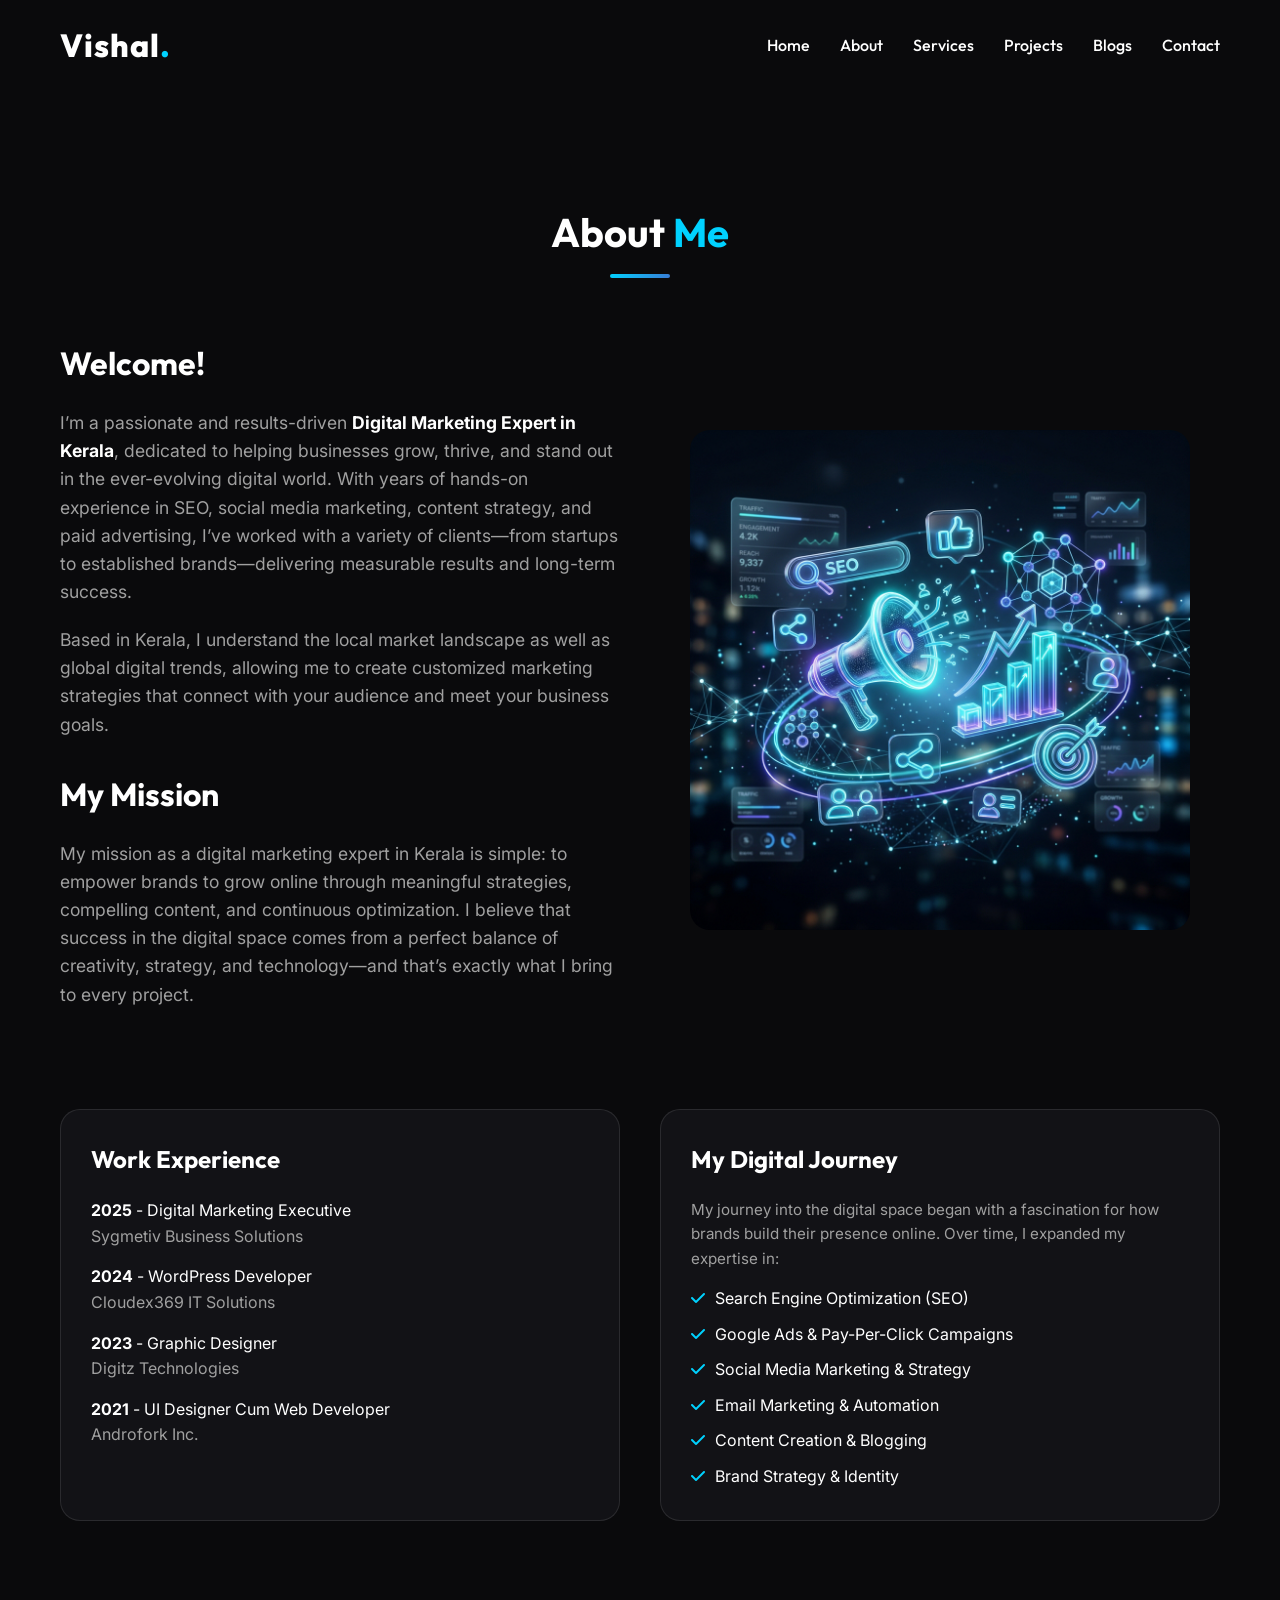
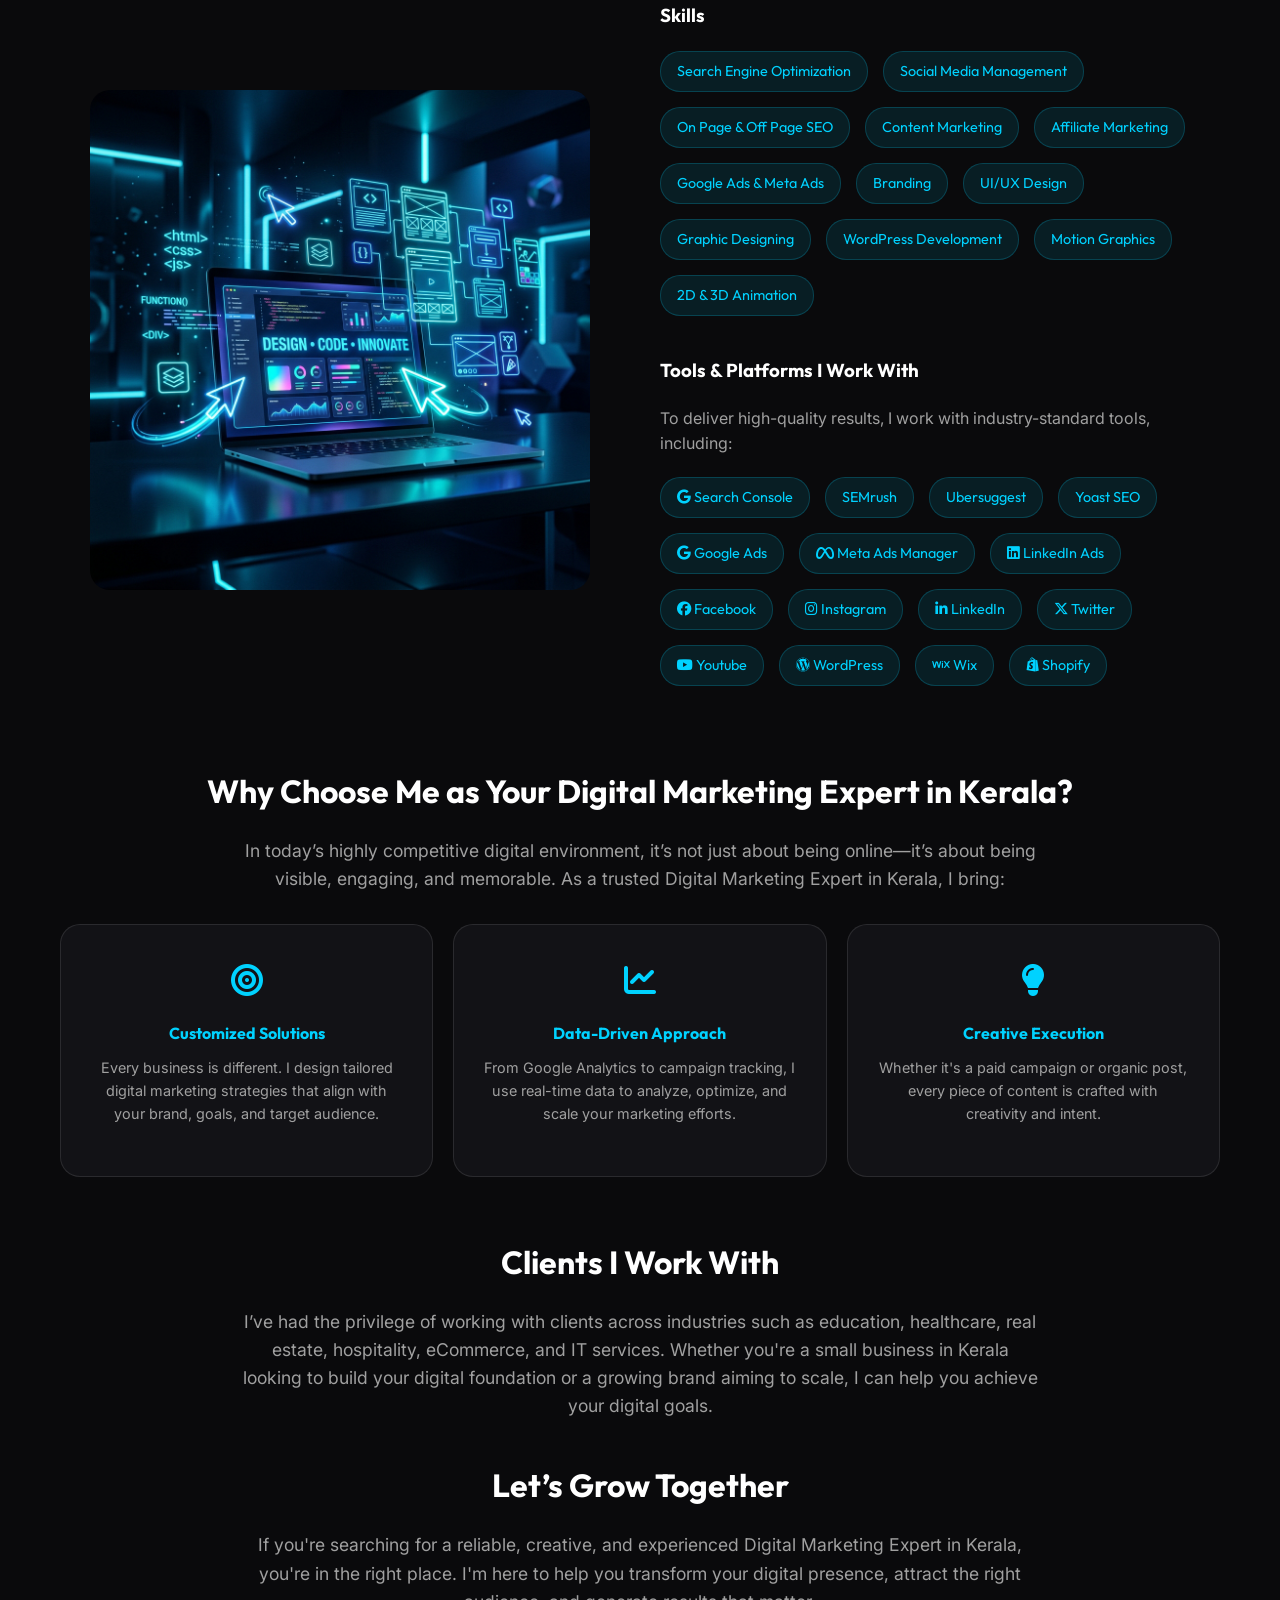
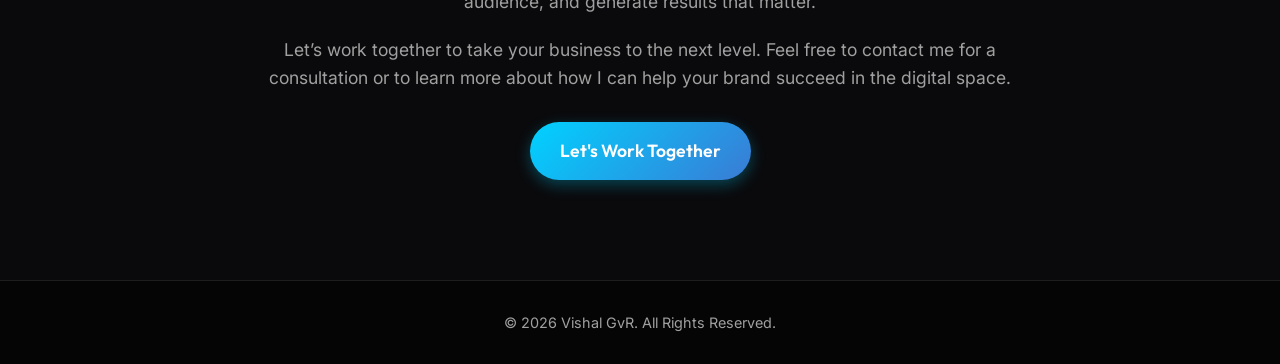
<file: about.html>
<!DOCTYPE html>
<html lang="en">

<head>
    <meta charset="UTF-8">
    <meta name="viewport" content="width=device-width, initial-scale=1.0">
    <title>About Vishal GvR | Digital Marketing Expert in Kerala</title>
    <meta name="description"
        content="Learn more about Vishal GvR, a passionate Digital Marketing Expert in Kerala.">
    <link rel="preconnect" href="https://fonts.googleapis.com">
    <link rel="preconnect" href="https://fonts.gstatic.com" crossorigin>
    <link
        href="https://fonts.googleapis.com/css2?family=Outfit:wght@300;400;500;600;700;800&family=Inter:wght@300;400;500;600&display=swap"
        rel="stylesheet">
    <link rel="stylesheet" href="style.css">
    <!-- Font Awesome for Icons -->
    <link rel="stylesheet" href="https://cdnjs.cloudflare.com/ajax/libs/font-awesome/6.4.0/css/all.min.css">
</head>

<body>
    <!-- Navigation -->
    <nav class="navbar" id="navbar">
        <div class="container nav-container">
            <a href="index.html" class="logo">Vishal<span>.</span></a>
            <ul class="nav-links">
                <li><a href="index.html#home" class="nav-link">Home</a></li>
                <li><a href="about.html" class="nav-link active">About</a></li>
                <li><a href="index.html#services" class="nav-link">Services</a></li>
                <li><a href="projects.html" class="nav-link">Projects</a></li>
                <li><a href="blog.html" class="nav-link">Blogs</a></li>
                <li><a href="contact.html" class="nav-link">Contact</a></li>
            </ul>
            <div class="hamburger">
                <div class="line1"></div>
                <div class="line2"></div>
                <div class="line3"></div>
            </div>
        </div>
    </nav>

    <main style="padding-top: 100px;">
        <section class="about section">
            <div class="container">
                <div class="section-title reveal">
                    <h2>About <span>Me</span></h2>
                    <div class="underline"></div>
                </div>
                
                <div class="about-content" style="display: block;">
                    <!-- About Me & Mission with 3D Image -->
                    <div style="display: grid; grid-template-columns: repeat(auto-fit, minmax(350px, 1fr)); gap: 40px; margin-bottom: 80px; align-items: center;">
                        <div class="about-text reveal fade-right">
                            <h3>Welcome!</h3>
                            <p>I’m a passionate and results-driven <strong>Digital Marketing Expert in Kerala</strong>, dedicated to helping businesses grow, thrive, and stand out in the ever-evolving digital world. With years of hands-on experience in SEO, social media marketing, content strategy, and paid advertising, I’ve worked with a variety of clients—from startups to established brands—delivering measurable results and long-term success.</p>
                            <p>Based in Kerala, I understand the local market landscape as well as global digital trends, allowing me to create customized marketing strategies that connect with your audience and meet your business goals.</p>
                            
                            <h3 style="margin-top: 30px;">My Mission</h3>
                            <p>My mission as a digital marketing expert in Kerala is simple: to empower brands to grow online through meaningful strategies, compelling content, and continuous optimization. I believe that success in the digital space comes from a perfect balance of creativity, strategy, and technology—and that’s exactly what I bring to every project.</p>
                        </div>
                        <div class="reveal fade-left" style="text-align: center;">
                            <img src="assets/digital_marketing_3d.png" alt="Digital Marketing 3D Glow" style="width: 100%; max-width: 500px; border-radius: 20px;">
                        </div>
                    </div>

                    <!-- Experience & Digital Journey Grid -->
                    <div style="display: grid; grid-template-columns: repeat(auto-fit, minmax(300px, 1fr)); gap: 40px; margin-bottom: 80px;">
                        <div class="about-skills reveal fade-left" style="background: var(--bg-alt); padding: 30px; border-radius: 20px;">
                            <h3>Work Experience</h3>
                            <ul class="experience-list" style="list-style: none; padding: 0;">
                                <li style="margin-bottom: 15px;"><strong>2025</strong> - Digital Marketing Executive<br><span style="color: var(--text-secondary);">Sygmetiv Business Solutions</span></li>
                                <li style="margin-bottom: 15px;"><strong>2024</strong> - WordPress Developer<br><span style="color: var(--text-secondary);">Cloudex369 IT Solutions</span></li>
                                <li style="margin-bottom: 15px;"><strong>2023</strong> - Graphic Designer<br><span style="color: var(--text-secondary);">Digitz Technologies</span></li>
                                <li><strong>2021</strong> - UI Designer Cum Web Developer<br><span style="color: var(--text-secondary);">Androfork Inc.</span></li>
                            </ul>
                        </div>
                        
                        <div class="about-skills reveal fade-right" style="background: var(--bg-alt); padding: 30px; border-radius: 20px;">
                            <h3>My Digital Journey</h3>
                            <p style="color: var(--text-secondary); margin-bottom: 15px; font-size: 0.95rem;">My journey into the digital space began with a fascination for how brands build their presence online. Over time, I expanded my expertise in:</p>
                            <ul style="list-style: none; padding: 0;">
                                <li style="margin-bottom: 10px;"><i class="fa-solid fa-check" style="color: var(--accent-color); margin-right: 10px;"></i>Search Engine Optimization (SEO)</li>
                                <li style="margin-bottom: 10px;"><i class="fa-solid fa-check" style="color: var(--accent-color); margin-right: 10px;"></i>Google Ads & Pay-Per-Click Campaigns</li>
                                <li style="margin-bottom: 10px;"><i class="fa-solid fa-check" style="color: var(--accent-color); margin-right: 10px;"></i>Social Media Marketing & Strategy</li>
                                <li style="margin-bottom: 10px;"><i class="fa-solid fa-check" style="color: var(--accent-color); margin-right: 10px;"></i>Email Marketing & Automation</li>
                                <li style="margin-bottom: 10px;"><i class="fa-solid fa-check" style="color: var(--accent-color); margin-right: 10px;"></i>Content Creation & Blogging</li>
                                <li><i class="fa-solid fa-check" style="color: var(--accent-color); margin-right: 10px;"></i>Brand Strategy & Identity</li>
                            </ul>
                        </div>
                    </div>

                    <!-- Skills & Tools with 3D Image -->
                    <div style="display: grid; grid-template-columns: repeat(auto-fit, minmax(350px, 1fr)); gap: 40px; margin-bottom: 80px; align-items: center;">
                        <div class="reveal fade-right" style="text-align: center;">
                            <img src="assets/creative_tools_3d.png" alt="Creative Tools 3D Glow" style="width: 100%; max-width: 500px; border-radius: 20px;">
                        </div>
                        <div class="reveal fade-left">
                            <h3 style="margin-bottom: 20px;">Skills</h3>
                            <div class="skill-tags" style="justify-content: flex-start;">
                                <span class="tag">Search Engine Optimization</span>
                                <span class="tag">Social Media Management</span>
                                <span class="tag">On Page & Off Page SEO</span>
                                <span class="tag">Content Marketing</span>
                                <span class="tag">Affiliate Marketing</span>
                                <span class="tag">Google Ads & Meta Ads</span>
                                <span class="tag">Branding</span>
                                <span class="tag">UI/UX Design</span>
                                <span class="tag">Graphic Designing</span>
                                <span class="tag">WordPress Development</span>
                                <span class="tag">Motion Graphics</span>
                                <span class="tag">2D & 3D Animation</span>
                            </div>
                            
                            <h3 style="margin: 40px 0 20px;">Tools & Platforms I Work With</h3>
                            <p style="color: var(--text-secondary); margin-bottom: 20px;">To deliver high-quality results, I work with industry-standard tools, including:</p>
                            <div class="skill-tags" style="justify-content: flex-start;">
                                <span class="tag"><i class="fa-brands fa-google"></i> Search Console</span>
                                <span class="tag">SEMrush</span>
                                <span class="tag">Ubersuggest</span>
                                <span class="tag">Yoast SEO</span>
                                <span class="tag"><i class="fa-brands fa-google"></i> Google Ads</span>
                                <span class="tag"><i class="fa-brands fa-meta"></i> Meta Ads Manager</span>
                                <span class="tag"><i class="fa-brands fa-linkedin"></i> LinkedIn Ads</span>
                                <span class="tag"><i class="fa-brands fa-facebook"></i> Facebook</span>
                                <span class="tag"><i class="fa-brands fa-instagram"></i> Instagram</span>
                                <span class="tag"><i class="fa-brands fa-linkedin-in"></i> LinkedIn</span>
                                <span class="tag"><i class="fa-brands fa-x-twitter"></i> Twitter</span>
                                <span class="tag"><i class="fa-brands fa-youtube"></i> Youtube</span>
                                <span class="tag"><i class="fa-brands fa-wordpress"></i> WordPress</span>
                                <span class="tag"><i class="fa-brands fa-wix"></i> Wix</span>
                                <span class="tag"><i class="fa-brands fa-shopify"></i> Shopify</span>
                            </div>
                        </div>
                    </div>

                    <!-- Why Choose Me -->
                    <div class="about-text reveal" style="margin-bottom: 60px;">
                        <h3 style="text-align: center;">Why Choose Me as Your Digital Marketing Expert in Kerala?</h3>
                        <p style="text-align: center; max-width: 800px; margin: 0 auto;">In today’s highly competitive digital environment, it’s not just about being online—it’s about being visible, engaging, and memorable. As a trusted Digital Marketing Expert in Kerala, I bring:</p>
                        
                        <div style="display: grid; grid-template-columns: repeat(auto-fit, minmax(250px, 1fr)); gap: 20px; margin-top: 30px;">
                            <div style="background: var(--bg-alt); padding: 30px; border-radius: 20px; border: 1px solid var(--border-color); text-align: center;">
                                <div style="font-size: 2rem; color: var(--accent-color); margin-bottom: 15px;"><i class="fa-solid fa-bullseye"></i></div>
                                <h4 style="color: var(--accent-color); margin-bottom: 10px;">Customized Solutions</h4>
                                <p style="font-size: 0.9rem; color: var(--text-secondary);">Every business is different. I design tailored digital marketing strategies that align with your brand, goals, and target audience.</p>
                            </div>
                            <div style="background: var(--bg-alt); padding: 30px; border-radius: 20px; border: 1px solid var(--border-color); text-align: center;">
                                <div style="font-size: 2rem; color: var(--accent-color); margin-bottom: 15px;"><i class="fa-solid fa-chart-line"></i></div>
                                <h4 style="color: var(--accent-color); margin-bottom: 10px;">Data-Driven Approach</h4>
                                <p style="font-size: 0.9rem; color: var(--text-secondary);">From Google Analytics to campaign tracking, I use real-time data to analyze, optimize, and scale your marketing efforts.</p>
                            </div>
                            <div style="background: var(--bg-alt); padding: 30px; border-radius: 20px; border: 1px solid var(--border-color); text-align: center;">
                                <div style="font-size: 2rem; color: var(--accent-color); margin-bottom: 15px;"><i class="fa-solid fa-lightbulb"></i></div>
                                <h4 style="color: var(--accent-color); margin-bottom: 10px;">Creative Execution</h4>
                                <p style="font-size: 0.9rem; color: var(--text-secondary);">Whether it's a paid campaign or organic post, every piece of content is crafted with creativity and intent.</p>
                            </div>
                        </div>
                    </div>

                    <!-- Clients & Let's Grow Together -->
                    <div class="about-text reveal" style="text-align: center; margin-top: 60px;">
                        <h3 style="margin-bottom: 20px;">Clients I Work With</h3>
                        <p style="max-width: 800px; margin: 0 auto 40px;">I’ve had the privilege of working with clients across industries such as education, healthcare, real estate, hospitality, eCommerce, and IT services. Whether you're a small business in Kerala looking to build your digital foundation or a growing brand aiming to scale, I can help you achieve your digital goals.</p>
                        
                        <h3 style="margin-bottom: 20px;">Let’s Grow Together</h3>
                        <p style="max-width: 800px; margin: 0 auto 20px;">If you're searching for a reliable, creative, and experienced Digital Marketing Expert in Kerala, you're in the right place. I'm here to help you transform your digital presence, attract the right audience, and generate results that matter.</p>
                        <p style="max-width: 800px; margin: 0 auto 30px;">Let’s work together to take your business to the next level. Feel free to contact me for a consultation or to learn more about how I can help your brand succeed in the digital space.</p>
                        <a href="contact.html" class="btn btn-primary" style="padding: 15px 30px; font-size: 1.1rem;">Let's Work Together</a>
                    </div>

                </div>
            </div>
        </section>
    </main>

    <footer>
        <div class="container">
            <p>&copy; 2026 Vishal GvR. All Rights Reserved.</p>
        </div>
    </footer>

    <script src="script.js"></script>
</body>

</html>
</file>
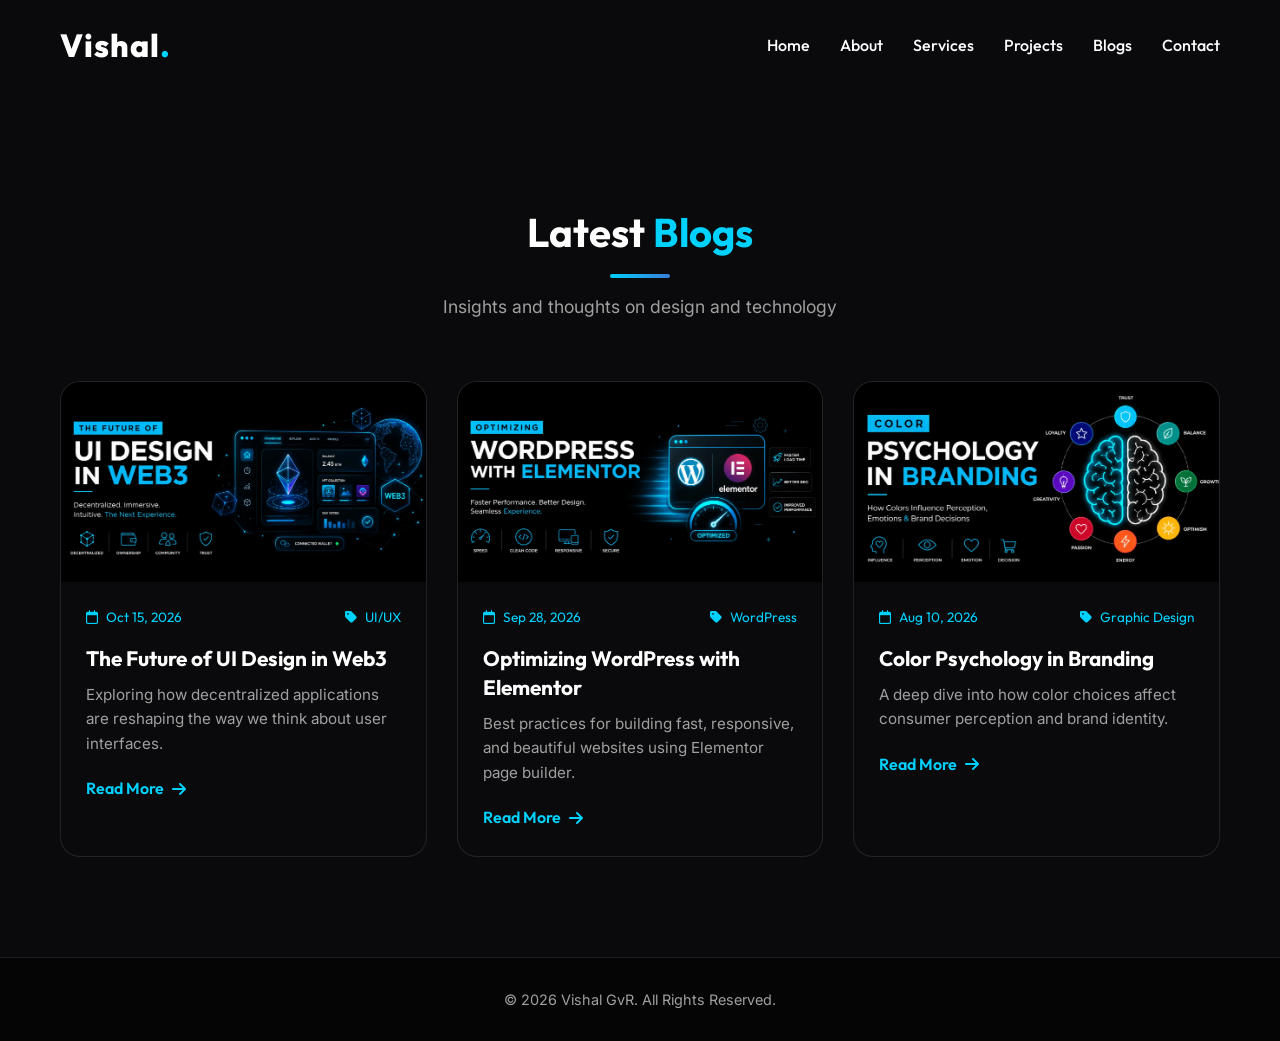
<file: blog.html>
<!DOCTYPE html>
<html lang="en">

<head>
    <meta charset="UTF-8">
    <meta name="viewport" content="width=device-width, initial-scale=1.0">
    <title>Blogs | Vishal GvR</title>
    <meta name="description"
        content="Read the latest blogs from Vishal GvR on UI/UX, Graphic Design, Web Development, and Digital Marketing.">
    <link rel="preconnect" href="https://fonts.googleapis.com">
    <link rel="preconnect" href="https://fonts.gstatic.com" crossorigin>
    <link
        href="https://fonts.googleapis.com/css2?family=Outfit:wght@300;400;500;600;700;800&family=Inter:wght@300;400;500;600&display=swap"
        rel="stylesheet">
    <link rel="stylesheet" href="style.css">
    <!-- Font Awesome for Icons -->
    <link rel="stylesheet" href="https://cdnjs.cloudflare.com/ajax/libs/font-awesome/6.4.0/css/all.min.css">
</head>

<body>
    <!-- Navigation -->
    <nav class="navbar" id="navbar">
        <div class="container nav-container">
            <a href="index.html" class="logo">Vishal<span>.</span></a>
            <ul class="nav-links">
                <li><a href="index.html#home" class="nav-link">Home</a></li>
                <li><a href="about.html" class="nav-link">About</a></li>
                <li><a href="index.html#services" class="nav-link">Services</a></li>
                <li><a href="projects.html" class="nav-link">Projects</a></li>
                <li><a href="blog.html" class="nav-link active">Blogs</a></li>
                <li><a href="contact.html" class="nav-link">Contact</a></li>
            </ul>
            <div class="hamburger">
                <div class="line1"></div>
                <div class="line2"></div>
                <div class="line3"></div>
            </div>
        </div>
    </nav>

    <main style="padding-top: 100px;">
        <!-- Blogs Section -->
        <section id="blogs" class="blogs section">
            <div class="container">
                <div class="section-title reveal">
                    <h2>Latest <span>Blogs</span></h2>
                    <div class="underline"></div>
                    <p class="subtitle">Insights and thoughts on design and technology</p>
                </div>
                <div class="blogs-grid">
                    <!-- Blog 1 -->
                    <div class="blog-card reveal">
                        <div class="blog-img">
                            <img src="assets/web3-blog.webp" alt="The Future of UI Design in Web3" class="blog-featured-img">
                        </div>
                        <div class="blog-info">
                            <div class="blog-meta">
                                <span><i class="fa-regular fa-calendar"></i> Oct 15, 2026</span>
                                <span><i class="fa-solid fa-tag"></i> UI/UX</span>
                            </div>
                            <h3>The Future of UI Design in Web3</h3>
                            <p>Exploring how decentralized applications are reshaping the way we think about user interfaces.</p>
                            <a href="#" class="read-more">Read More <i class="fa-solid fa-arrow-right"></i></a>
                        </div>
                    </div>
                    <!-- Blog 2 -->
                    <div class="blog-card reveal fade-up" style="transition-delay: 0.2s;">
                        <div class="blog-img">
                            <img src="assets/wordpress-blog.webp" alt="Optimizing WordPress with Elementor" class="blog-featured-img">
                        </div>
                        <div class="blog-info">
                            <div class="blog-meta">
                                <span><i class="fa-regular fa-calendar"></i> Sep 28, 2026</span>
                                <span><i class="fa-solid fa-tag"></i> WordPress</span>
                            </div>
                            <h3>Optimizing WordPress with Elementor</h3>
                            <p>Best practices for building fast, responsive, and beautiful websites using Elementor page builder.</p>
                            <a href="#" class="read-more">Read More <i class="fa-solid fa-arrow-right"></i></a>
                        </div>
                    </div>
                    <!-- Blog 3 -->
                    <div class="blog-card reveal fade-up" style="transition-delay: 0.4s;">
                        <div class="blog-img">
                            <img src="assets/color-psychology-blog.webp" alt="Color Psychology in Branding" class="blog-featured-img">
                        </div>
                        <div class="blog-info">
                            <div class="blog-meta">
                                <span><i class="fa-regular fa-calendar"></i> Aug 10, 2026</span>
                                <span><i class="fa-solid fa-tag"></i> Graphic Design</span>
                            </div>
                            <h3>Color Psychology in Branding</h3>
                            <p>A deep dive into how color choices affect consumer perception and brand identity.</p>
                            <a href="#" class="read-more">Read More <i class="fa-solid fa-arrow-right"></i></a>
                        </div>
                    </div>
                </div>
            </div>
        </section>
    </main>

    <footer>
        <div class="container">
            <p>&copy; 2026 Vishal GvR. All Rights Reserved.</p>
        </div>
    </footer>

    <script src="script.js"></script>
</body>

</html>
</file>
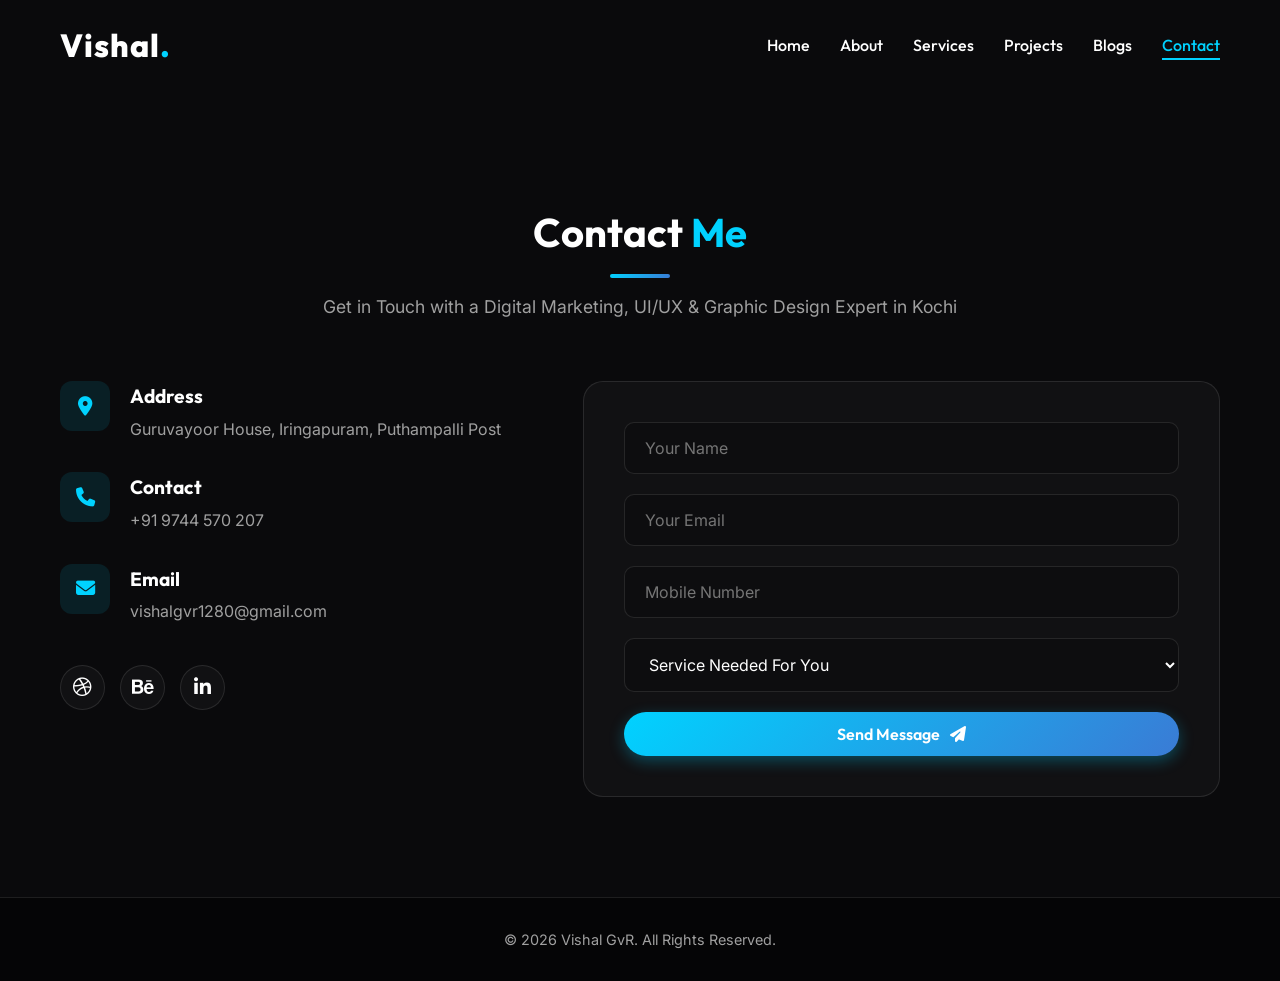
<file: contact.html>
<!DOCTYPE html>
<html lang="en">

<head>
    <meta charset="UTF-8">
    <meta name="viewport" content="width=device-width, initial-scale=1.0">
    <title>Contact Vishal GvR | Digital Marketing Expert in Kochi</title>
    <meta name="description"
        content="Get in touch with Vishal GvR, a Digital Marketing Expert, SEO Expert, Web Developer, and Graphic Designer in Kochi.">
    <link rel="preconnect" href="https://fonts.googleapis.com">
    <link rel="preconnect" href="https://fonts.gstatic.com" crossorigin>
    <link
        href="https://fonts.googleapis.com/css2?family=Outfit:wght@300;400;500;600;700;800&family=Inter:wght@300;400;500;600&display=swap"
        rel="stylesheet">
    <link rel="stylesheet" href="style.css">
    <!-- Font Awesome for Icons -->
    <link rel="stylesheet" href="https://cdnjs.cloudflare.com/ajax/libs/font-awesome/6.4.0/css/all.min.css">
</head>

<body>
    <!-- Navigation -->
    <nav class="navbar" id="navbar">
        <div class="container nav-container">
            <a href="index.html" class="logo">Vishal<span>.</span></a>
            <ul class="nav-links">
                <li><a href="index.html#home" class="nav-link">Home</a></li>
                <li><a href="about.html" class="nav-link">About</a></li>
                <li><a href="index.html#services" class="nav-link">Services</a></li>
                <li><a href="projects.html" class="nav-link">Projects</a></li>
                <li><a href="blog.html" class="nav-link">Blogs</a></li>
                <li><a href="contact.html" class="nav-link active">Contact</a></li>
            </ul>
            <div class="hamburger">
                <div class="line1"></div>
                <div class="line2"></div>
                <div class="line3"></div>
            </div>
        </div>
    </nav>

    <main style="padding-top: 100px;">
        <!-- Contact Section -->
        <section id="contact" class="contact section">
            <div class="container">
                <div class="section-title reveal">
                    <h2>Contact <span>Me</span></h2>
                    <div class="underline"></div>
                    <p class="subtitle">Get in Touch with a Digital Marketing, UI/UX & Graphic Design Expert in Kochi</p>
                </div>
                <div class="contact-content reveal">
                    <div class="contact-info">
                        <div class="info-item">
                            <div class="icon"><i class="fa-solid fa-location-dot"></i></div>
                            <div>
                                <h4>Address</h4>
                                <p>Guruvayoor House, Iringapuram, Puthampalli Post</p>
                            </div>
                        </div>
                        <div class="info-item">
                            <div class="icon"><i class="fa-solid fa-phone"></i></div>
                            <div>
                                <h4>Contact</h4>
                                <p>+91 9744 570 207</p>
                            </div>
                        </div>
                        <div class="info-item">
                            <div class="icon"><i class="fa-solid fa-envelope"></i></div>
                            <div>
                                <h4>Email</h4>
                                <p>vishalgvr1280@gmail.com</p>
                            </div>
                        </div>
                        <div class="social-links">
                            <a href="#"><i class="fa-brands fa-dribbble"></i></a>
                            <a href="#"><i class="fa-brands fa-behance"></i></a>
                            <a href="#"><i class="fa-brands fa-linkedin-in"></i></a>
                        </div>
                    </div>
                    <div class="contact-form-container">
                        <form id="contactForm" class="contact-form">
                            <div class="form-group">
                                <input type="text" id="name" name="entry.430971480" required placeholder="Your Name">
                            </div>
                            <div class="form-group">
                                <input type="email" id="email" name="entry.463923158" required placeholder="Your Email">
                            </div>
                            <div class="form-group">
                                <input type="tel" id="mobile" name="entry.802443627" required placeholder="Mobile Number">
                            </div>
                            <div class="form-group">
                                <select id="service" name="entry.387401197" required>
                                    <option value="" disabled selected>Service Needed For You</option>
                                    <option value="WordPress Development">WordPress Development</option>
                                    <option value="Search Engine Optimization">Search Engine Optimization</option>
                                    <option value="Social Media Marketing">Social Media Marketing</option>
                                    <option value="AI 3D Website">AI 3D Website</option>
                                </select>
                            </div>
                            <button type="submit" class="btn btn-primary submit-btn">Send Message <i class="fa-solid fa-paper-plane"></i></button>
                            <div class="form-status" id="formStatus"></div>
                        </form>
                    </div>
                </div>
            </div>
        </section>
    </main>

    <footer>
        <div class="container">
            <p>&copy; 2026 Vishal GvR. All Rights Reserved.</p>
        </div>
    </footer>

    <script src="script.js"></script>
</body>

</html>
</file>
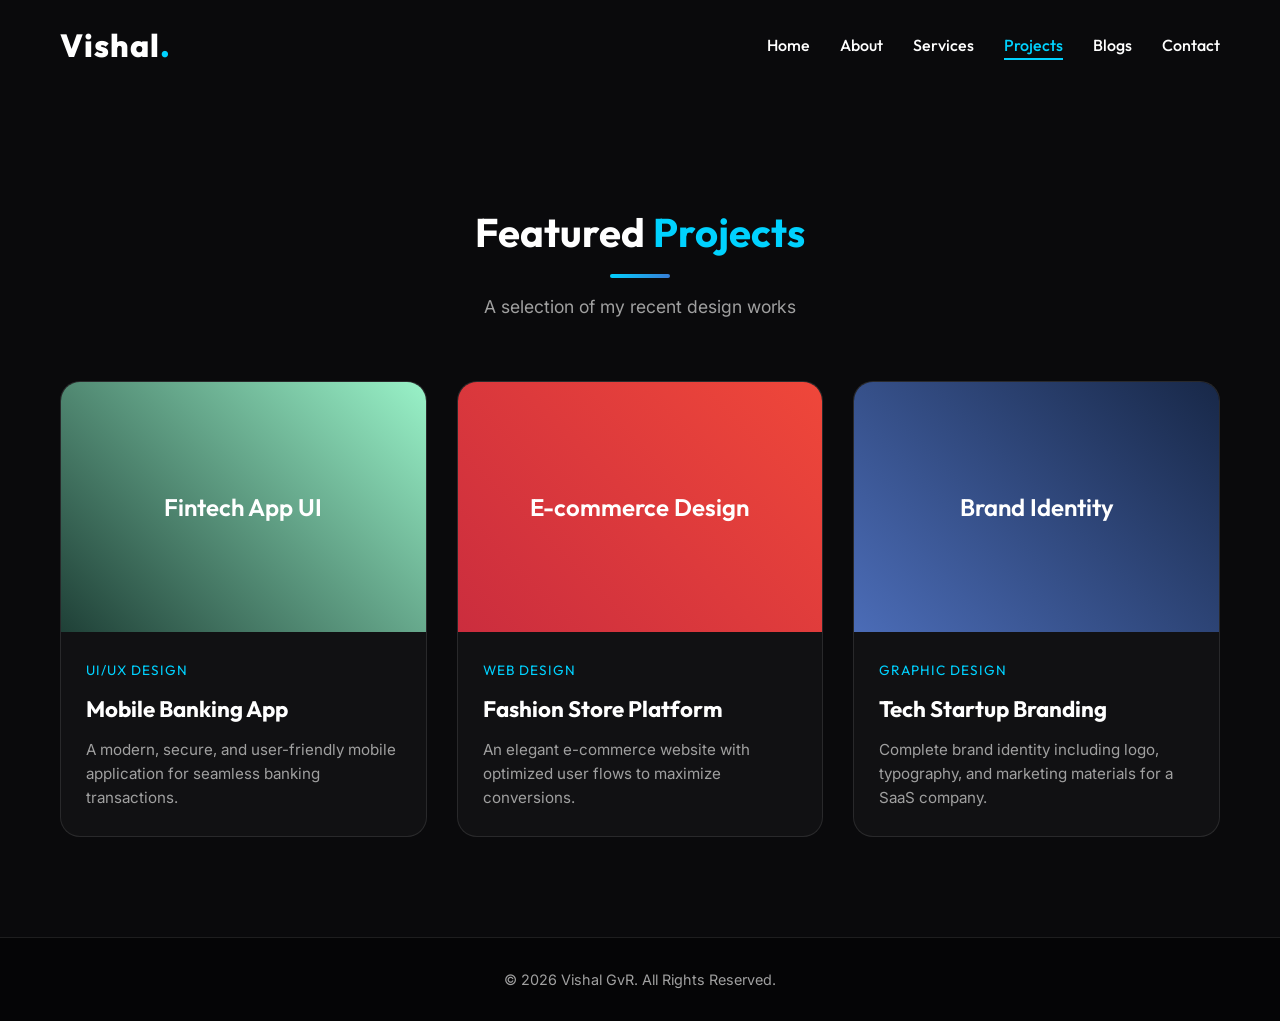
<file: projects.html>
<!DOCTYPE html>
<html lang="en">

<head>
    <meta charset="UTF-8">
    <meta name="viewport" content="width=device-width, initial-scale=1.0">
    <title>Projects | Vishal GvR</title>
    <meta name="description"
        content="Explore the latest projects and works from Vishal GvR, Digital Marketing Expert in Kerala.">
    <link rel="preconnect" href="https://fonts.googleapis.com">
    <link rel="preconnect" href="https://fonts.gstatic.com" crossorigin>
    <link
        href="https://fonts.googleapis.com/css2?family=Outfit:wght@300;400;500;600;700;800&family=Inter:wght@300;400;500;600&display=swap"
        rel="stylesheet">
    <link rel="stylesheet" href="style.css">
    <!-- Font Awesome for Icons -->
    <link rel="stylesheet" href="https://cdnjs.cloudflare.com/ajax/libs/font-awesome/6.4.0/css/all.min.css">
</head>

<body>
    <!-- Navigation -->
    <nav class="navbar" id="navbar">
        <div class="container nav-container">
            <a href="index.html" class="logo">Vishal<span>.</span></a>
            <ul class="nav-links">
                <li><a href="index.html#home" class="nav-link">Home</a></li>
                <li><a href="about.html" class="nav-link">About</a></li>
                <li><a href="index.html#services" class="nav-link">Services</a></li>
                <li><a href="projects.html" class="nav-link active">Projects</a></li>
                <li><a href="blog.html" class="nav-link">Blogs</a></li>
                <li><a href="contact.html" class="nav-link">Contact</a></li>
            </ul>
            <div class="hamburger">
                <div class="line1"></div>
                <div class="line2"></div>
                <div class="line3"></div>
            </div>
        </div>
    </nav>

    <main style="padding-top: 100px;">
        <!-- Projects Section -->
        <section id="projects" class="projects section">
            <div class="container">
                <div class="section-title reveal">
                    <h2>Featured <span>Projects</span></h2>
                    <div class="underline"></div>
                    <p class="subtitle">A selection of my recent design works</p>
                </div>
                <div class="projects-grid">
                    <!-- Project 1 -->
                    <div class="project-card reveal">
                        <div class="project-img">
                            <div class="img-placeholder bg-gradient-1">Fintech App UI</div>
                            <div class="project-overlay">
                                <a href="#" class="view-btn"><i class="fa-solid fa-link"></i> View Project</a>
                            </div>
                        </div>
                        <div class="project-info">
                            <span class="category">UI/UX Design</span>
                            <h3>Mobile Banking App</h3>
                            <p>A modern, secure, and user-friendly mobile application for seamless banking transactions.</p>
                        </div>
                    </div>
                    <!-- Project 2 -->
                    <div class="project-card reveal fade-up" style="transition-delay: 0.2s;">
                        <div class="project-img">
                            <div class="img-placeholder bg-gradient-2">E-commerce Design</div>
                            <div class="project-overlay">
                                <a href="#" class="view-btn"><i class="fa-solid fa-link"></i> View Project</a>
                            </div>
                        </div>
                        <div class="project-info">
                            <span class="category">Web Design</span>
                            <h3>Fashion Store Platform</h3>
                            <p>An elegant e-commerce website with optimized user flows to maximize conversions.</p>
                        </div>
                    </div>
                    <!-- Project 3 -->
                    <div class="project-card reveal fade-up" style="transition-delay: 0.4s;">
                        <div class="project-img">
                            <div class="img-placeholder bg-gradient-3">Brand Identity</div>
                            <div class="project-overlay">
                                <a href="#" class="view-btn"><i class="fa-solid fa-link"></i> View Project</a>
                            </div>
                        </div>
                        <div class="project-info">
                            <span class="category">Graphic Design</span>
                            <h3>Tech Startup Branding</h3>
                            <p>Complete brand identity including logo, typography, and marketing materials for a SaaS company.</p>
                        </div>
                    </div>
                </div>
            </div>
        </section>
    </main>

    <footer>
        <div class="container">
            <p>&copy; 2026 Vishal GvR. All Rights Reserved.</p>
        </div>
    </footer>

    <script src="script.js"></script>
</body>

</html>
</file>
<file: style.css>
/* 
  Theme: Premium Dark Portfolio
  Color Palette: Deep grays, vibrant primary accent (neon blue/purple), glowing elements.
*/

:root {
    --bg-main: #0a0a0c;
    --bg-alt: #121216;
    --bg-card: rgba(255, 255, 255, 0.03);
    
    --text-primary: #ffffff;
    --text-secondary: #a0a0a0;
    
    --accent-color: #00d2ff;
    --accent-glow: rgba(0, 210, 255, 0.5);
    --gradient-primary: linear-gradient(135deg, #00d2ff 0%, #3a7bd5 100%);
    --gradient-accent: linear-gradient(135deg, #ff007f 0%, #7928ca 100%);
    
    --border-color: rgba(255, 255, 255, 0.1);
    
    --font-primary: 'Outfit', sans-serif;
    --font-secondary: 'Inter', sans-serif;
    
    --transition-fast: 0.2s ease;
    --transition-normal: 0.3s ease;
    --transition-slow: 0.5s ease;
}

* {
    margin: 0;
    padding: 0;
    box-sizing: border-box;
}

html {
    scroll-behavior: smooth;
}

body {
    background-color: var(--bg-main);
    color: var(--text-primary);
    font-family: var(--font-secondary);
    line-height: 1.6;
    overflow-x: hidden;
}

h1, h2, h3, h4, h5, h6, .logo {
    font-family: var(--font-primary);
    font-weight: 700;
}

a {
    text-decoration: none;
    color: inherit;
    transition: var(--transition-normal);
}

ul {
    list-style: none;
}

/* Typography Enhancements */
span {
    color: var(--accent-color);
}

.container {
    max-width: 1200px;
    margin: 0 auto;
    padding: 0 20px;
}

.section {
    padding: 100px 0;
}

.bg-alt {
    background-color: var(--bg-alt);
}

/* Reusable Components */
.section-title {
    text-align: center;
    margin-bottom: 60px;
}

.section-title h2 {
    font-size: 2.5rem;
    margin-bottom: 10px;
}

.underline {
    height: 4px;
    width: 60px;
    background: var(--gradient-primary);
    margin: 0 auto 15px;
    border-radius: 2px;
}

.subtitle {
    color: var(--text-secondary);
    font-size: 1.1rem;
}

.btn {
    display: inline-block;
    padding: 12px 30px;
    border-radius: 30px;
    font-family: var(--font-primary);
    font-weight: 600;
    font-size: 1rem;
    cursor: pointer;
    transition: var(--transition-normal);
    border: none;
    outline: none;
}

.btn-primary {
    background: var(--gradient-primary);
    color: #fff;
    box-shadow: 0 5px 15px rgba(0, 210, 255, 0.3);
}

.btn-primary:hover {
    transform: translateY(-3px);
    box-shadow: 0 8px 20px rgba(0, 210, 255, 0.5);
}

.btn-outline {
    background: transparent;
    border: 2px solid var(--accent-color);
    color: var(--text-primary);
}

.btn-outline:hover {
    background: var(--accent-color);
    color: #0a0a0c;
}

/* Navigation */
.navbar {
    position: fixed;
    top: 0;
    left: 0;
    width: 100%;
    padding: 20px 0;
    z-index: 1000;
    transition: var(--transition-normal);
    background: transparent;
}

.navbar.scrolled {
    background: rgba(10, 10, 12, 0.95);
    backdrop-filter: blur(10px);
    padding: 15px 0;
    box-shadow: 0 5px 20px rgba(0,0,0,0.5);
}

.nav-container {
    display: flex;
    justify-content: space-between;
    align-items: center;
}

.logo {
    font-size: 2rem;
    font-weight: 800;
    letter-spacing: 1px;
}

.nav-links {
    display: flex;
    gap: 30px;
}

.nav-link {
    font-family: var(--font-primary);
    font-weight: 500;
    position: relative;
    padding-bottom: 5px;
}

.nav-link::after {
    content: '';
    position: absolute;
    bottom: 0;
    left: 0;
    width: 0%;
    height: 2px;
    background: var(--accent-color);
    transition: var(--transition-normal);
}

.nav-link:hover::after,
.nav-link.active::after {
    width: 100%;
}

.nav-link.active {
    color: var(--accent-color);
}

/* Hamburger Menu */
.hamburger {
    display: none;
    cursor: pointer;
    z-index: 1001;
}

.hamburger div {
    width: 25px;
    height: 3px;
    background-color: var(--text-primary);
    margin: 5px;
    transition: all 0.3s ease;
}

/* Hero Section */
.hero {
    min-height: 100vh;
    display: flex;
    align-items: center;
    position: relative;
    padding-top: 80px;
}

.hero-container {
    display: flex;
    align-items: center;
    justify-content: space-between;
    width: 100%;
}

.hero-content {
    flex: 1;
    max-width: 600px;
}

.greeting {
    font-family: var(--font-primary);
    color: var(--accent-color);
    font-size: 1.2rem;
    font-weight: 500;
    margin-bottom: 10px;
    letter-spacing: 2px;
    text-transform: uppercase;
}

.name {
    font-size: 4.5rem;
    line-height: 1.1;
    margin-bottom: 15px;
}

.role {
    font-size: 2rem;
    color: var(--text-secondary);
    margin-bottom: 25px;
    font-weight: 400;
}

.bio {
    font-size: 1.1rem;
    color: var(--text-secondary);
    margin-bottom: 40px;
    max-width: 500px;
}

.cta-buttons {
    display: flex;
    gap: 20px;
}

.hero-image {
    flex: 1;
    display: flex;
    justify-content: center;
    align-items: center;
    position: relative;
}

.image-wrapper {
    position: relative;
    width: 400px;
    height: 400px;
    border-radius: 50%;
    background: var(--gradient-primary);
    display: flex;
    justify-content: center;
    align-items: center;
    box-shadow: 0 0 50px var(--accent-glow);
    animation: float 6s ease-in-out infinite;
}

.placeholder-img {
    width: 380px;
    height: 380px;
    border-radius: 50%;
    background: var(--bg-alt);
    display: flex;
    justify-content: center;
    align-items: center;
    font-size: 8rem;
    color: var(--text-secondary);
}

.hero-character-img {
    width: 120%;
    height: auto;
    position: absolute;
    bottom: -20px;
    z-index: 10;
    filter: drop-shadow(0 20px 30px rgba(0, 0, 0, 0.5));
    animation: float 6s ease-in-out infinite;
    pointer-events: none;
}


.floating-badge {
    position: absolute;
    width: 60px;
    height: 60px;
    background: rgba(255, 255, 255, 0.1);
    backdrop-filter: blur(10px);
    border-radius: 50%;
    display: flex;
    justify-content: center;
    align-items: center;
    font-size: 1.5rem;
    border: 1px solid var(--border-color);
}

.badge-1 {
    top: 20px;
    left: 20px;
    color: #F24E1E; /* Figma color */
    animation: bounce 4s ease-in-out infinite alternate;
}

.badge-2 {
    bottom: 50px;
    right: 20px;
    color: var(--accent-color);
    animation: bounce 5s ease-in-out infinite alternate-reverse;
}

@keyframes float {
    0% { transform: translateY(0px); }
    50% { transform: translateY(-20px); }
    100% { transform: translateY(0px); }
}

@keyframes bounce {
    0% { transform: translateY(0px) scale(1); }
    100% { transform: translateY(-15px) scale(1.1); }
}

.scroll-down {
    position: absolute;
    bottom: 40px;
    left: 50%;
    transform: translateX(-50%);
    animation: bounce 2s infinite;
}

.scroll-down a {
    font-size: 2rem;
    color: var(--text-secondary);
}

.scroll-down a:hover {
    color: var(--accent-color);
}

/* About Section */
.about-content {
    display: flex;
    gap: 60px;
    align-items: center;
}

.about-text {
    flex: 1;
}

.about-text h3 {
    font-size: 2rem;
    margin-bottom: 20px;
}

.about-text p {
    color: var(--text-secondary);
    margin-bottom: 20px;
    font-size: 1.1rem;
}

.about-text strong {
    color: var(--text-primary);
}

.stats {
    display: flex;
    gap: 40px;
    margin-top: 40px;
}

.stat-item h4 {
    font-size: 2.5rem;
    color: var(--accent-color);
    margin-bottom: 5px;
}

.stat-item p {
    margin: 0;
    font-size: 0.9rem;
}

.about-skills {
    flex: 1;
    background: var(--bg-card);
    padding: 40px;
    border-radius: 20px;
    border: 1px solid var(--border-color);
}

.about-skills h3 {
    margin-bottom: 20px;
    font-size: 1.5rem;
}

.skill-tags {
    display: flex;
    flex-wrap: wrap;
    gap: 15px;
}

.tag {
    background: rgba(0, 210, 255, 0.1);
    color: var(--accent-color);
    padding: 8px 16px;
    border-radius: 20px;
    font-size: 0.9rem;
    font-family: var(--font-primary);
    border: 1px solid rgba(0, 210, 255, 0.2);
}

/* About Character Image */
.about-character-img {
    width: 100%;
    max-width: 450px;
    height: auto;
    filter: drop-shadow(0 20px 30px rgba(0, 0, 0, 0.4));
    animation: character-float 5s ease-in-out infinite alternate;
}

@keyframes character-float {
    0% { transform: translateY(0px) rotate(0deg); }
    100% { transform: translateY(-15px) rotate(2deg); }
}

/* Experience Timeline */
.timeline {
    position: relative;
    max-width: 800px;
    margin: 40px auto 0;
    padding: 20px 0;
}

.timeline::before {
    content: '';
    position: absolute;
    top: 0;
    left: 50%;
    transform: translateX(-50%);
    width: 2px;
    height: 100%;
    background: var(--border-color);
}

.timeline-item {
    position: relative;
    margin-bottom: 40px;
    width: 50%;
    padding: 0 40px;
}

.timeline-item:nth-child(odd) {
    left: 0;
    text-align: right;
}

.timeline-item:nth-child(even) {
    left: 50%;
    text-align: left;
}

.timeline-dot {
    position: absolute;
    top: 20px;
    width: 20px;
    height: 20px;
    background: var(--accent-color);
    border-radius: 50%;
    box-shadow: 0 0 15px var(--accent-glow);
}

.timeline-item:nth-child(odd) .timeline-dot {
    right: -10px;
}

.timeline-item:nth-child(even) .timeline-dot {
    left: -10px;
}

.timeline-date {
    font-size: 1.2rem;
    font-weight: 700;
    color: var(--accent-color);
    margin-bottom: 10px;
}

.timeline-content {
    background: var(--bg-card);
    padding: 20px 30px;
    border-radius: 15px;
    border: 1px solid var(--border-color);
    transition: var(--transition-normal);
}

.timeline-content:hover {
    transform: translateY(-5px);
    border-color: var(--accent-color);
    box-shadow: 0 10px 25px rgba(0, 0, 0, 0.3), 0 0 15px var(--accent-glow);
}

.timeline-content h3 {
    margin-bottom: 5px;
    font-size: 1.2rem;
}

.timeline-content h4 {
    color: var(--text-secondary);
    font-size: 0.95rem;
    font-weight: 400;
}

@media (max-width: 768px) {
    .timeline::before {
        left: 20px;
    }
    .timeline-item {
        width: 100%;
        padding-left: 60px;
        padding-right: 0;
        left: 0 !important;
        text-align: left !important;
    }
    .timeline-item:nth-child(odd) .timeline-dot,
    .timeline-item:nth-child(even) .timeline-dot {
        left: 10px;
    }
}

/* Skills Section */
.skills-grid {
    display: grid;
    grid-template-columns: repeat(auto-fit, minmax(120px, 1fr));
    gap: 30px;
    margin-top: 50px;
}

.skill-card {
    background: var(--bg-card);
    border: 1px solid var(--border-color);
    border-radius: 15px;
    padding: 30px 20px;
    text-align: center;
    transition: var(--transition-normal);
    cursor: pointer;
}

.skill-card:hover {
    transform: translateY(-10px);
    border-color: var(--accent-color);
    box-shadow: 0 10px 20px rgba(0, 0, 0, 0.3), 0 0 15px var(--accent-glow);
}

.skill-card img, .skill-card .icon-placeholder {
    width: 60px;
    height: 60px;
    margin-bottom: 15px;
}

.skill-card .icon-placeholder {
    display: inline-flex;
    justify-content: center;
    align-items: center;
    font-size: 2rem;
    font-weight: bold;
    color: #ff3366; /* InDesign-like color */
    background: rgba(255, 51, 102, 0.1);
    border-radius: 10px;
}

.skill-card h4 {
    font-size: 1rem;
    font-weight: 500;
}

/* Services Section */
.services-grid {
    display: grid;
    grid-template-columns: repeat(auto-fit, minmax(300px, 1fr));
    gap: 40px;
}

.service-card {
    background: var(--bg-card);
    padding: 40px 30px;
    border-radius: 20px;
    border: 1px solid var(--border-color);
    transition: var(--transition-normal);
    position: relative;
    overflow: hidden;
}

.service-card::before {
    content: '';
    position: absolute;
    top: 0;
    left: 0;
    width: 100%;
    height: 4px;
    background: var(--gradient-primary);
    transform: scaleX(0);
    transform-origin: left;
    transition: var(--transition-normal);
}

.service-card:hover {
    transform: translateY(-10px);
    background: rgba(255, 255, 255, 0.05);
}

.service-card:hover::before {
    transform: scaleX(1);
}

.service-icon {
    width: 70px;
    height: 70px;
    background: rgba(0, 210, 255, 0.1);
    color: var(--accent-color);
    border-radius: 50%;
    display: flex;
    justify-content: center;
    align-items: center;
    font-size: 2rem;
    margin-bottom: 25px;
}

.service-card h3 {
    font-size: 1.5rem;
    margin-bottom: 15px;
}

.service-card p {
    color: var(--text-secondary);
}

/* Projects Section */
.projects-grid {
    display: grid;
    grid-template-columns: repeat(auto-fit, minmax(350px, 1fr));
    gap: 30px;
}

.project-card {
    background: var(--bg-card);
    border-radius: 20px;
    overflow: hidden;
    border: 1px solid var(--border-color);
    transition: var(--transition-normal);
}

.project-card:hover {
    transform: translateY(-10px);
    border-color: rgba(255, 255, 255, 0.2);
}

.project-img {
    position: relative;
    height: 250px;
    overflow: hidden;
}

.img-placeholder {
    width: 100%;
    height: 100%;
    display: flex;
    justify-content: center;
    align-items: center;
    font-size: 1.5rem;
    font-family: var(--font-primary);
    font-weight: 600;
    color: #fff;
}

.bg-gradient-1 { background: linear-gradient(45deg, #1f4037, #99f2c8); }
.bg-gradient-2 { background: linear-gradient(45deg, #cb2d3e, #ef473a); }
.bg-gradient-3 { background: linear-gradient(45deg, #4b6cb7, #182848); }

.project-overlay {
    position: absolute;
    top: 0;
    left: 0;
    width: 100%;
    height: 100%;
    background: rgba(10, 10, 12, 0.8);
    backdrop-filter: blur(5px);
    display: flex;
    justify-content: center;
    align-items: center;
    opacity: 0;
    transition: var(--transition-normal);
}

.project-card:hover .project-overlay {
    opacity: 1;
}

.view-btn {
    padding: 10px 25px;
    background: #fff;
    color: #000;
    border-radius: 30px;
    font-family: var(--font-primary);
    font-weight: 600;
    transform: translateY(20px);
    transition: var(--transition-normal);
}

.project-card:hover .view-btn {
    transform: translateY(0);
}

.project-info {
    padding: 25px;
}

.category {
    font-size: 0.85rem;
    color: var(--accent-color);
    font-family: var(--font-primary);
    text-transform: uppercase;
    letter-spacing: 1px;
    margin-bottom: 10px;
    display: inline-block;
}

.project-info h3 {
    font-size: 1.4rem;
    margin-bottom: 10px;
}

.project-info p {
    color: var(--text-secondary);
    font-size: 0.95rem;
}

/* Blogs Section */
.blogs-grid {
    display: grid;
    grid-template-columns: repeat(auto-fit, minmax(350px, 1fr));
    gap: 30px;
}

.blog-card {
    background: var(--bg-main);
    border-radius: 20px;
    overflow: hidden;
    border: 1px solid var(--border-color);
    transition: var(--transition-normal);
}

.blog-card:hover {
    transform: translateY(-10px);
    border-color: var(--accent-color);
    box-shadow: 0 10px 20px rgba(0, 0, 0, 0.3), 0 0 15px rgba(0, 210, 255, 0.2);
}

.blog-img {
    height: 200px;
    overflow: hidden;
}

.blog-featured-img {
    width: 100%;
    height: 100%;
    object-fit: cover;
    transition: transform var(--transition-slow);
}

.blog-card:hover .blog-featured-img {
    transform: scale(1.05);
}

.blog-info {
    padding: 25px;
}

.blog-meta {
    display: flex;
    justify-content: space-between;
    font-size: 0.85rem;
    color: var(--text-secondary);
    margin-bottom: 15px;
    font-family: var(--font-primary);
}

.blog-meta i {
    color: var(--accent-color);
    margin-right: 5px;
}

.blog-info h3 {
    font-size: 1.3rem;
    margin-bottom: 10px;
    line-height: 1.4;
}

.blog-info p {
    color: var(--text-secondary);
    font-size: 0.95rem;
    margin-bottom: 20px;
}

.read-more {
    color: var(--accent-color);
    font-weight: 600;
    font-family: var(--font-primary);
    display: inline-flex;
    align-items: center;
    gap: 8px;
}

.read-more:hover {
    color: #fff;
}

.read-more i {
    transition: transform var(--transition-normal);
}

.read-more:hover i {
    transform: translateX(5px);
}

/* 3D Glow Images */
.glow-img {
    width: 100%;
    max-width: 500px;
    border-radius: 20px;
    box-shadow: 0 0 30px rgba(0, 240, 255, 0.4), 0 0 60px rgba(0, 102, 255, 0.2);
    border: 1px solid rgba(0, 240, 255, 0.3);
    transition: var(--transition-normal);
}

.glow-img:hover {
    box-shadow: 0 0 40px rgba(0, 240, 255, 0.6), 0 0 80px rgba(0, 102, 255, 0.4);
    transform: translateY(-5px);
}

/* Contact Section */
.contact-content {
    display: flex;
    gap: 60px;
}

.contact-info {
    flex: 1;
}

.info-item {
    display: flex;
    align-items: flex-start;
    gap: 20px;
    margin-bottom: 30px;
}

.info-item .icon {
    width: 50px;
    height: 50px;
    background: rgba(0, 210, 255, 0.1);
    color: var(--accent-color);
    border-radius: 12px;
    display: flex;
    justify-content: center;
    align-items: center;
    font-size: 1.2rem;
}

.info-item h4 {
    font-size: 1.2rem;
    margin-bottom: 5px;
}

.info-item p {
    color: var(--text-secondary);
}

.social-links {
    display: flex;
    gap: 15px;
    margin-top: 40px;
}

.social-links a {
    width: 45px;
    height: 45px;
    border-radius: 50%;
    background: var(--bg-card);
    border: 1px solid var(--border-color);
    display: flex;
    justify-content: center;
    align-items: center;
    font-size: 1.2rem;
}

.social-links a:hover {
    background: var(--accent-color);
    color: #0a0a0c;
    border-color: var(--accent-color);
    transform: translateY(-5px);
}

.contact-form-container {
    flex: 1.2;
    background: var(--bg-card);
    padding: 40px;
    border-radius: 20px;
    border: 1px solid var(--border-color);
}

.form-group {
    margin-bottom: 20px;
}

input, textarea, select {
    width: 100%;
    padding: 15px 20px;
    background: rgba(0,0,0,0.2);
    border: 1px solid var(--border-color);
    border-radius: 10px;
    color: var(--text-primary);
    font-family: var(--font-secondary);
    font-size: 1rem;
    transition: var(--transition-fast);
}

input:focus, textarea:focus, select:focus {
    outline: none;
    border-color: var(--accent-color);
    background: rgba(0, 210, 255, 0.05);
}

select option {
    background: var(--bg-alt);
    color: var(--text-primary);
}

textarea {
    resize: vertical;
}

.submit-btn {
    width: 100%;
    display: flex;
    justify-content: center;
    align-items: center;
    gap: 10px;
}

.form-status {
    margin-top: 15px;
    text-align: center;
    font-size: 0.9rem;
    display: none;
}

.form-status.success {
    color: #00d2ff;
    display: block;
}

.form-status.error {
    color: #ff3366;
    display: block;
}

/* Footer */
footer {
    background: #050506;
    padding: 30px 0;
    text-align: center;
    border-top: 1px solid var(--border-color);
}

footer p {
    color: var(--text-secondary);
    font-size: 0.9rem;
}

/* Animations */
.reveal {
    opacity: 0;
    transform: translateY(50px);
    transition: all 0.8s ease;
}

.reveal.active {
    opacity: 1;
    transform: translateY(0);
}

.fade-right { transform: translateX(50px); }
.fade-left { transform: translateX(-50px); }
.fade-up { transform: translateY(30px); }

.fade-right.active, .fade-left.active, .fade-up.active {
    transform: translate(0);
}

/* Responsive Design */
@media screen and (max-width: 992px) {
    .hero-container {
        flex-direction: column;
        text-align: center;
        gap: 50px;
    }
    
    .hero-content {
        margin: 0 auto;
    }
    
    .cta-buttons {
        justify-content: center;
    }
    
    .name {
        font-size: 3.5rem;
    }
    
    .bio {
        margin: 0 auto 30px;
    }
    
    .about-content, .contact-content {
        flex-direction: column;
    }
    
    .image-wrapper {
        width: 320px;
        height: 320px;
    }
    
    .placeholder-img {
        width: 300px;
        height: 300px;
    }
}

@media screen and (max-width: 768px) {
    .nav-links {
        position: fixed;
        right: -100%;
        top: 0;
        height: 100vh;
        width: 70%;
        background: rgba(10, 10, 12, 0.98);
        backdrop-filter: blur(10px);
        flex-direction: column;
        align-items: center;
        justify-content: center;
        transition: 0.5s ease;
        box-shadow: -5px 0 20px rgba(0,0,0,0.5);
    }
    
    .nav-links.nav-active {
        right: 0;
    }
    
    .hamburger {
        display: block;
    }
    
    .hamburger.toggle .line1 { transform: rotate(-45deg) translate(-5px, 6px); }
    .hamburger.toggle .line2 { opacity: 0; }
    .hamburger.toggle .line3 { transform: rotate(45deg) translate(-5px, -6px); }
    
    .name { font-size: 2.8rem; }
    .role { font-size: 1.5rem; }
    
    .stats {
        flex-wrap: wrap;
        justify-content: center;
    }
}
</file>
